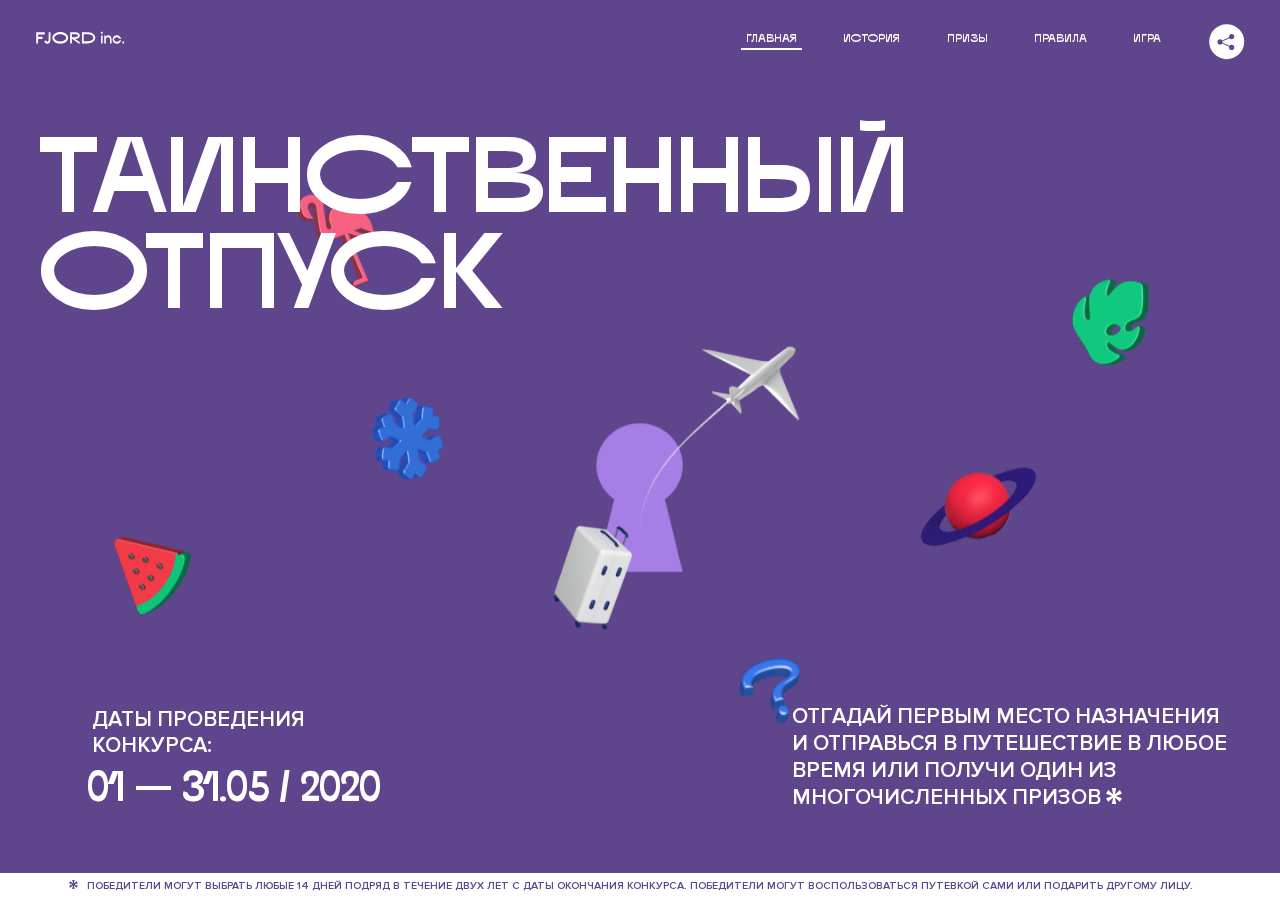
<file: 1/index.html>
<!DOCTYPE html>
<html lang="ru">
<head>
  <meta charset="UTF-8">
  <meta name="description" content="">
  <meta name="viewport" content="width=device-width, initial-scale=1.0">
  <meta http-equiv="X-UA-Compatible" content="ie=edge">
  <title>Mysterious Vacation</title>
  <link rel="stylesheet" href="css/style.min.css">
<link href="css/style.min.css" rel="stylesheet">  <base href="https://htmlacademy-animation.github.io/1779447-magic-vacation-1/1/">
</head>
<body>

  <header class="page-header js-header">
    <div class="page-header__wrapper">
      <a href="#" class="page-header__logo" aria-label="Перейти на страницу FJORD.Inc">
        <svg width="100" height="15" viewBox="0 0 100 15" fill="none" xmlns="http://www.w3.org/2000/svg">
          <path d="M0.26 1.4V14H2.276V8.906H7.334V6.44H2.276V3.848H9.872V1.4H0.26ZM12.733 14.36C15.127 14.36 16.243 12.65 16.243 9.5V1.4H14.263V8.96C14.263 11.21 13.723 11.876 12.733 11.876C11.833 11.876 11.473 11.3 11.347 10.58L9.36702 10.94C9.63702 13.046 10.663 14.36 12.733 14.36ZM18.3918 7.7C18.3918 11.372 22.3878 14.36 27.3198 14.36C32.2518 14.36 36.2478 11.372 36.2478 7.7C36.2478 4.028 32.2518 1.04 27.3198 1.04C22.3878 1.04 18.3918 4.028 18.3918 7.7ZM20.6058 7.7C20.6058 5.378 23.6118 3.524 27.3198 3.524C30.9918 3.524 33.9798 5.378 33.9798 7.7C33.9798 10.004 30.9918 11.858 27.3198 11.858C23.6118 11.858 20.6058 10.004 20.6058 7.7ZM40.403 14V8.906H40.799L49.079 14.702V12.38L44.039 8.906H44.201C47.999 8.906 49.277 7.304 49.277 5.162C49.277 3.092 47.999 1.4 44.201 1.4H38.387V14H40.403ZM43.535 3.722C45.785 3.722 47.045 4.136 47.045 5.432C47.045 6.764 45.785 7.034 43.535 7.034H40.403V3.722H43.535ZM51.6936 1.382V14H57.8676C62.7456 14 66.7236 11.534 66.7236 7.7C66.7236 3.848 62.7456 1.382 57.8676 1.382H51.6936ZM53.7096 11.624V3.722H57.5436C61.5396 3.722 64.4916 5.018 64.4916 7.7C64.4916 10.238 61.5396 11.624 57.5436 11.624H53.7096ZM73.1832 14.018H74.9832V5H73.1832V14.018ZM72.9132 1.976C72.9132 2.57 73.3992 3.092 74.0832 3.092C74.7492 3.092 75.2352 2.57 75.2352 1.976C75.2352 1.382 74.7672 0.805999 74.0832 0.805999C73.3812 0.805999 72.9132 1.382 72.9132 1.976ZM76.7867 14H78.5687V9.104C78.7487 8.006 79.5947 6.962 81.0887 6.962C82.1147 6.962 83.2667 7.448 83.2667 9.554V14H85.0487V9.014C85.0487 6.152 83.2307 4.73 81.3587 4.73C79.9187 4.73 79.0727 5.558 78.5687 6.854V5H76.7867V14ZM90.9898 14.27C93.5098 14.27 95.3818 12.506 95.7238 10.328H94.0498C93.7258 11.3 92.6998 12.02 90.9898 12.02C88.8478 12.02 87.7678 10.922 87.7678 9.59C87.7678 8.24 88.8478 6.962 90.9898 6.962C92.7538 6.962 93.7978 7.844 94.0858 8.924H95.7418C95.4358 6.71 93.6178 4.73 90.9898 4.73C88.0918 4.73 86.1298 7.124 86.1298 9.59C86.1298 12.074 88.1278 14.27 90.9898 14.27ZM97.0693 12.938C97.0693 13.658 97.5553 14.144 98.2753 14.144C98.9953 14.144 99.4813 13.658 99.4813 12.938C99.4813 12.2 98.9953 11.714 98.2753 11.714C97.5553 11.714 97.0693 12.2 97.0693 12.938Z" fill="currentColor"></path>
        </svg>
      </a>
      <button class="page-header__toggler js-menu-toggler" type="button" aria-label="Управление мобильным меню"><span>Меню</span></button>
      <nav class="page-header__nav">
        <div class="page-header__menu js-menu" id="menu">
          <ul>
            <li>
              <a class="js-menu-link active" href="#top" data-href="top">главная</a>
            </li>
            <li>
              <a class="js-menu-link" href="#story" data-href="story">история</a>
            </li>
            <li>
              <a class="js-menu-link" href="#prizes" data-href="prizes">призы</a>
            </li>
            <li>
              <a class="js-menu-link" href="#rules" data-href="rules">правила</a>
            </li>
            <li>
              <a class="js-menu-link" href="#game" data-href="game">игра</a>
            </li>
          </ul>
        </div>
        <div class="page-header__social">
          <div class="social-block js-social-block">
            <button class="social-block__toggler" aria-label="Управлять блоком с социальными кнопками">
              <svg width="26" height="22" viewBox="0 0 27 22" fill="none" xmlns="http://www.w3.org/2000/svg">
                <path d="M19.6721 7.43664C21.6273 7.43664 23.213 5.85095 23.213 3.89566C23.213 1.94037 21.6273 0.354675 19.6721 0.354675C17.7168 0.354675 16.1311 1.94037 16.1311 3.89566C16.1311 4.19968 16.1728 4.49178 16.2458 4.77345L7.21751 8.95527C6.57519 8.05214 5.52303 7.46049 4.33078 7.46049C2.37549 7.46049 0.789795 9.04618 0.789795 11.0015C0.789795 12.9568 2.37549 14.5425 4.33078 14.5425C5.52303 14.5425 6.57668 13.9508 7.21751 13.0477L16.2458 17.2295C16.1743 17.5112 16.1311 17.8033 16.1311 18.1073C16.1311 20.0626 17.7168 21.6483 19.6721 21.6483C21.6273 21.6483 23.213 20.0626 23.213 18.1073C23.213 16.152 21.6273 14.5663 19.6721 14.5663C18.4798 14.5663 17.4262 15.158 16.7853 16.0611L7.75701 11.8793C7.82854 11.5976 7.87176 11.3055 7.87176 11.0015C7.87176 10.6974 7.83003 10.4053 7.75701 10.1237L16.7853 5.94186C17.4262 6.84499 18.4783 7.43664 19.6721 7.43664Z" fill="currentColor"></path>
              </svg>
            </button>
            <ul class="social-block__list">
              <li>
                <a class="social-block__link social-block__link--fb" href="#" aria-label="Мы на Facebook">
                  <svg width="8" height="17" viewBox="0 0 8 17" fill="none" xmlns="http://www.w3.org/2000/svg">
                    <path d="M4.24646 16.9899H1.09275L1.05793 8.49828H0V5.30707H1.05793V3.81124C1.05793 1.42084 2.57654 0 5.21735 0H7.41758V3.18585H5.30841C4.28262 3.18585 4.2478 3.48582 4.2478 4.24914V5.30707H7.42964L7.16716 8.49828H4.2478V16.9899H4.24646Z" fill="currentColor"></path>
                  </svg>
                </a>
              </li>
              <li>
                <a class="social-block__link social-block__link--insta" href="#" aria-label="Мы в Instagram">
                  <svg width="15" height="15" viewBox="0 0 15 15" fill="none" xmlns="http://www.w3.org/2000/svg">
                    <path d="M11.0197 0H4.19806C2.14246 0 0.471191 1.66993 0.471191 3.72285V10.5499C0.471191 12.6082 2.14112 14.2727 4.19806 14.2727H11.0197C13.0753 14.2727 14.7466 12.6082 14.7466 10.5499V3.72285C14.7466 1.67127 13.0753 0 11.0197 0ZM11.0197 12.4849H4.19806C3.13076 12.4849 2.26432 11.6158 2.26432 10.5512V3.72419C2.26432 2.65956 3.13076 1.79715 4.19806 1.79715H11.0197C12.087 1.79715 12.9535 2.6609 12.9535 3.72419V10.5512C12.9535 11.6145 12.087 12.4849 11.0197 12.4849Z" fill="currentColor"></path>
                    <path d="M7.60887 3.11084C5.38989 3.11084 3.58203 4.9187 3.58203 7.14036C3.58203 9.35532 5.38989 11.1645 7.60887 11.1645C9.83053 11.1645 11.6357 9.35666 11.6357 7.14036C11.6357 4.9187 9.83053 3.11084 7.60887 3.11084ZM7.60887 9.36871C6.37551 9.36871 5.37784 8.37372 5.37784 7.14036C5.37784 5.90699 6.37551 4.90665 7.60887 4.90665C8.83822 4.90665 9.84259 5.90833 9.84259 7.14036C9.84392 8.37238 8.83822 9.36871 7.60887 9.36871Z" fill="currentColor"></path>
                    <path d="M11.3573 2.35962C10.8256 2.35962 10.3931 2.79752 10.3931 3.32381C10.3931 3.85546 10.8256 4.29336 11.3573 4.29336C11.8862 4.29336 12.3215 3.85546 12.3215 3.32381C12.3215 2.79752 11.8862 2.35962 11.3573 2.35962Z" fill="currentColor"></path>
                  </svg>
                </a>
              </li>
              <li>
                <a class="social-block__link social-block__link--vk" href="#" aria-label="Мы ВКонтакте">
                  <svg width="17" height="10" viewBox="0 0 17 10" fill="none" xmlns="http://www.w3.org/2000/svg">
                    <path d="M14.1234 4.9002C14.1234 4.9002 16.3623 1.72708 16.5866 0.680242C16.6595 0.312285 16.4947 0.103188 16.1069 0.103188C16.1069 0.103188 14.8193 0.103188 14.168 0.103188C13.7235 0.103188 13.5587 0.293278 13.4235 0.579768C13.4235 0.579768 12.3724 2.82553 11.0969 4.24712C10.6861 4.70333 10.4781 4.84318 10.2511 4.84318C10.0646 4.84318 9.98625 4.6911 9.98625 4.27834V0.649016C9.98625 0.147997 9.92545 0.00135496 9.5066 0.00135496H6.39628C6.15578 0.00135496 6.0085 0.134417 6.0085 0.324506C6.0085 0.801084 6.73406 0.908351 6.73406 2.20231V4.87305C6.73406 5.40529 6.70569 5.61575 6.45303 5.61575C5.78016 5.61575 4.19528 3.30618 3.30623 0.678887C3.12923 0.145282 2.93737 0 2.43475 0H0.486409C0.205373 0 0 0.190085 0 0.476576C0 0.991172 0.60666 3.40801 2.99277 6.64358C4.59927 8.8201 6.70569 10 8.60269 10C9.76196 10 10.0416 9.80312 10.0416 9.31432V7.63883C10.0416 7.22607 10.2065 7.04956 10.4429 7.04956C10.7078 7.04956 11.1847 7.13238 12.2805 8.22268C13.5843 9.47862 13.6762 10 14.3896 10H16.5676C16.7919 10 17 9.89273 17 9.52342C17 9.02919 16.3623 8.15343 15.384 7.10659C14.9801 6.56755 14.3302 5.98914 14.1248 5.72301C13.8275 5.40801 13.9154 5.23014 14.1234 4.9002Z" fill="currentColor"></path>
                  </svg>
                </a>
              </li>
            </ul>
          </div>
        </div>
      </nav>
    </div>
  </header>

  <main class="page-content">

    <section class="animation-screen"></section>

    <section class="screen screen--hidden screen--intro js-scrollspy" id="top">
      <div class="screen__wrapper">
        <div class="intro">
          <h1 class="intro__title">Таинственный отпуск</h1>
          <div class="intro__content">
            <div class="intro__info">
              <p class="intro__label">Даты проведения конкурса:</p>
              <p class="intro__date">01 — 31.05 / 2020</p>
            </div>
            <div class="intro__message">
              <p>
                Отгадай первым место назначения и&nbsp;отправься в&nbsp;путешествие в&nbsp;любое время или получи один из многочисленных призов
                <svg width="16" height="16" viewBox="0 0 10 10" fill="none" xmlns="http://www.w3.org/2000/svg">
                  <path d="M0 6.35337L3.90271 4.99012L0 3.64663L1.34615 1.32374L4.44287 4.01073L3.67364 0H6.34615L5.57692 4.01073L8.65385 1.32374L10 3.64663L6.13405 4.99012L10 6.35337L8.65385 8.65651L5.57692 5.98927L6.34615 10H3.67364L4.44287 5.96952L1.34615 8.65651L0 6.35337Z" fill="currentColor"></path>
                </svg>
              </p>
            </div>
          </div>
        </div>
      </div>
      <div class="screen__footer js-footer">
        <button class="screen__footer-enlarge js-footer-toggler" type="button" aria-label="Показать сообщение">
          <svg width="10" height="10" viewBox="0 0 10 10" fill="none" xmlns="http://www.w3.org/2000/svg">
            <path d="M0 6.35337L3.90271 4.99012L0 3.64663L1.34615 1.32374L4.44287 4.01073L3.67364 0H6.34615L5.57692 4.01073L8.65385 1.32374L10 3.64663L6.13405 4.99012L10 6.35337L8.65385 8.65651L5.57692 5.98927L6.34615 10H3.67364L4.44287 5.96952L1.34615 8.65651L0 6.35337Z" fill="currentColor"></path>
          </svg>
        </button>
        <button class="screen__footer-collapse js-footer-toggler" type="button" aria-label="Скрыть сообщение">
          <svg width="13" height="13" viewBox="0 0 13 13" fill="none" xmlns="http://www.w3.org/2000/svg">
            <line x1="12.3536" y1="0.353553" x2="0.738349" y2="11.9688" stroke="currentColor"></line>
            <line x1="0.738319" y1="0.539925" x2="12.3535" y2="12.1551" stroke="currentColor"></line>
          </svg>
        </button>
        <div class="screen__footer-wrapper">
          <div class="screen__footer-announce">
            <p class="screen__footer-label">Даты проведения конкурса:</p>
            <p class="screen__footer-date">01 — 31.05 / 2020</p>
          </div>
          <div class="screen__footer-note">
            <p>
              <svg width="10" height="10" viewBox="0 0 10 10" fill="none" xmlns="http://www.w3.org/2000/svg">
                <path d="M0 6.35337L3.90271 4.99012L0 3.64663L1.34615 1.32374L4.44287 4.01073L3.67364 0H6.34615L5.57692 4.01073L8.65385 1.32374L10 3.64663L6.13405 4.99012L10 6.35337L8.65385 8.65651L5.57692 5.98927L6.34615 10H3.67364L4.44287 5.96952L1.34615 8.65651L0 6.35337Z" fill="currentColor"></path>
              </svg>
              <span>Победители могут выбрать любые 14 дней подряд в&nbsp;течение двух лет с&nbsp;даты окончания конкурса. Победители могут воспользоваться путевкой сами или подарить другому лицу.</span>
            </p>
          </div>
        </div>
      </div>
    </section>

    <section class="screen screen--hidden screen--story js-scrollspy" id="story">

      <div class="slider swiper-container js-slider">

        <div class="swiper-wrapper">

          <div class="slider__item swiper-slide">
            <h2 class="slider__item-title">История</h2>
            <p class="slider__item-text">Джеймс Таргет был основателем компании &laquo;Fjord Inc.&raquo;. С&nbsp;1965 года &laquo;Fjord Inc.&raquo; прославилась надёжными и&nbsp;удобными чемоданами и&nbsp;аксессуарами для туристов.</p>
          </div>

          <div class="slider__item swiper-slide">
            <p class="slider__item-text">Когда Джеймсу было 7&nbsp;лет, в&nbsp;их&nbsp;доме гостил дядюшка и&nbsp;развлекал детей рассказами о&nbsp;своей поездке в&nbsp;место, показавшееся малышу Таргету невероятным. Тогда Джеймс решил, что однажды посетит его, но&nbsp;не&nbsp;будет рассказывать о&nbsp;мечте, пока не&nbsp;осуществит.</p>
          </div>

          <div class="slider__item swiper-slide">
            <p class="slider__item-text">Джеймс Таргет стал увлеченным путешественником. Он&nbsp;посетил 5&nbsp;континентов, 126&nbsp;стран.</p>
          </div>

          <div class="slider__item swiper-slide">
            <p class="slider__item-text">Он&nbsp;сплавлялся по&nbsp;Амазонке и&nbsp;погружался в&nbsp;пещеры Франции, медитировал в&nbsp;горах Тибета и&nbsp;пожимал руку вождя племени Акугауа.</p>
          </div>

          <div class="slider__item swiper-slide">
            <p class="slider__item-text">Из&nbsp;своих поездок Джеймс Таргет привозил идеи, как сделать свои чемоданы &laquo;Fjord Inc.&raquo; удобными и&nbsp;приспособленными к&nbsp;разным дорожным условиям.</p>
          </div>

          <div class="slider__item swiper-slide">
            <p class="slider__item-text">Всё это время Джеймс не&nbsp;оставлял идею поездки своей мечты. Однако, как только он&nbsp;брался за&nbsp;планирование, возникали препятствия, не&nbsp;позволяющие отправиться туда.</p>
          </div>

          <div class="slider__item swiper-slide">
            <p class="slider__item-text">В&nbsp;возрасте 67&nbsp;лет Джеймс Таргет попал под лавину и&nbsp;погиб. В&nbsp;своём завещании он&nbsp;поручил отправить в&nbsp;заветное путешествие трёх смельчаков, единых с&nbsp;ним духом.</p>
          </div>

          <div class="slider__item swiper-slide">
            <p class="slider__item-text">Тех, кто сможет узнать таинственное место, задавая вопросы специально обученному ИИ&nbsp;&laquo;Соне&raquo;, ждет фантастическое путешествие.</p>
          </div>
        </div>
        <div class="slider__controls">
          <button class="slider__control slider__control--prev js-control-prev" type="button" aria-label="Показать предыдущую историю">
            <svg width="12" height="22" viewBox="0 0 12 22" fill="none" xmlns="http://www.w3.org/2000/svg">
              <path d="M11 1L1 11L11 21" stroke="currentColor" stroke-width="2" stroke-linejoin="round"></path>
            </svg>
          </button>
          <button class="slider__control slider__control--next js-control-next" type="button" aria-label="Показать следующую историю">
            <svg width="12" height="22" viewBox="0 0 12 22" fill="none" xmlns="http://www.w3.org/2000/svg">
              <path d="M1 1L11 11L1 21" stroke="currentColor" stroke-width="2" stroke-linejoin="round"></path>
            </svg>
          </button>
        </div>
        <div class="slider__pagination swiper-pagination"></div>
      </div>
    </section>

    <section class="screen screen--hidden screen--prizes js-scrollspy" id="prizes">
      <div class="screen__wrapper">
        <div class="prizes">
          <h2 class="prizes__title">ПРизы</h2>
          <div class="prizes__lead">
            <p>Найди ответ и&nbsp;получи один из&nbsp;призов:</p>
          </div>
          <ul class="prizes__list">
            <li class="prizes__item prizes__item--journeys">
              <div class="prizes__icon">
                <picture>
                  <source srcset="img/prize1-mob.svg" media="(orientation: portrait)">
                  <img src="img/prize1.svg" alt="">
                </picture>
              </div>
              <p class="prizes__desc">
                <b>3</b>
                <span>загадочных путешествия</span>
              </p>
            </li>
            <li class="prizes__item prizes__item--cases">
              <div class="prizes__icon">
                <picture>
                  <source srcset="img/prize2-mob.svg" media="(orientation: portrait)">
                  <img src="img/prize2.svg" alt="">
                </picture>
              </div>
              <p class="prizes__desc">
                <b>7</b>
                <span>надежных чемоданов</span>
              </p>
            </li>
            <li class="prizes__item prizes__item--codes">
              <div class="prizes__icon">
                <picture>
                  <source srcset="img/prize3-mob.svg" media="(orientation: portrait)">
                  <img src="img/prize3.svg" alt="">
                </picture>
              </div>
              <p class="prizes__desc">
                <b>900</b>
                <span>
                  промокодов на&nbsp;скидку 15%
                  <svg width="10" height="10" viewBox="0 0 10 10" fill="none" xmlns="http://www.w3.org/2000/svg">
                    <path d="M0 6.35337L3.90271 4.99012L0 3.64663L1.34615 1.32374L4.44287 4.01073L3.67364 0H6.34615L5.57692 4.01073L8.65385 1.32374L10 3.64663L6.13405 4.99012L10 6.35337L8.65385 8.65651L5.57692 5.98927L6.34615 10H3.67364L4.44287 5.96952L1.34615 8.65651L0 6.35337Z" fill="currentColor"></path>
                  </svg>
                </span>
              </p>
            </li>
          </ul>
        </div>
      </div>
      <div class="screen__footer js-footer">
        <button class="screen__footer-enlarge js-footer-toggler" type="button" aria-label="Показать сообщение">
          <svg width="10" height="10" viewBox="0 0 10 10" fill="none" xmlns="http://www.w3.org/2000/svg">
            <path d="M0 6.35337L3.90271 4.99012L0 3.64663L1.34615 1.32374L4.44287 4.01073L3.67364 0H6.34615L5.57692 4.01073L8.65385 1.32374L10 3.64663L6.13405 4.99012L10 6.35337L8.65385 8.65651L5.57692 5.98927L6.34615 10H3.67364L4.44287 5.96952L1.34615 8.65651L0 6.35337Z" fill="currentColor"></path>
          </svg>
        </button>
        <button class="screen__footer-collapse js-footer-toggler" type="button" aria-label="Скрыть сообщение">
          <svg width="13" height="13" viewBox="0 0 13 13" fill="none" xmlns="http://www.w3.org/2000/svg">
            <line x1="12.3536" y1="0.353553" x2="0.738349" y2="11.9688" stroke="currentColor"></line>
            <line x1="0.738319" y1="0.539925" x2="12.3535" y2="12.1551" stroke="currentColor"></line>
          </svg>
        </button>
        <div class="screen__footer-wrapper">
          <div class="screen__footer-announce">
            <p class="screen__footer-label">Даты проведения конкурса:</p>
            <p class="screen__footer-date">01 — 31.05 / 2020</p>
          </div>
          <div class="screen__footer-note">
            <p>
              <svg width="10" height="10" viewBox="0 0 10 10" fill="none" xmlns="http://www.w3.org/2000/svg">
                <path d="M0 6.35337L3.90271 4.99012L0 3.64663L1.34615 1.32374L4.44287 4.01073L3.67364 0H6.34615L5.57692 4.01073L8.65385 1.32374L10 3.64663L6.13405 4.99012L10 6.35337L8.65385 8.65651L5.57692 5.98927L6.34615 10H3.67364L4.44287 5.96952L1.34615 8.65651L0 6.35337Z" fill="currentColor"></path>
              </svg>
              <span>Скидка&nbsp;15% на&nbsp;единоразовое приобретение путёвки с&nbsp;1&nbsp;июня 2020 по&nbsp;31&nbsp;мая 2022&nbsp;года. Суммируется с&nbsp;другими акциями</span>
            </p>
          </div>
        </div>
      </div>
    </section>

    <section class="screen screen--hidden screen--rules js-scrollspy" id="rules">
      <div class="screen__wrapper">
        <div class="rules">
          <h2 class="rules__title">Правила</h2>
          <div class="rules__lead">
            <p>Для того чтобы получить наследство Джеймса Таргета, тебе нужно выведать у&nbsp;&laquo;Сони&raquo;, куда предстоит отправиться тебе в&nbsp;случае победы</p>
          </div>
          <ol class="rules__list">
            <li class="rules__item">
              <p>Тебе отводится <br>5&nbsp;минут</p>
            </li>
            <li class="rules__item">
              <p>Задавай любые вопросы в&nbsp;текстовом поле</p>
            </li>
            <li class="rules__item">
              <p>Нажимай кнопку &laquo;Узнать&raquo;, чтобы получить ответ</p>
            </li>
            <li class="rules__item">
              <p>&laquo;Соня&raquo; может отвечать только&nbsp;Да или Нет</p>
            </li>
          </ol>
          <a href="#game" class="rules__link btn">Погнали!</a>
        </div>
      </div>
      <div class="screen__disclaimer">
        <div class="disclaimer">
          <ul>
            <li>
              <a href="#">Правовая информация</a>
            </li>
            <li>
              <a href="#">Подробные правила</a>
            </li>
          </ul>
        </div>
      </div>
    </section>

    <section class="screen screen--hidden screen--game js-scrollspy" id="game">
      <div class="screen__wrapper">
        <div class="game">
          <div class="game__header">
            <h2 class="game__title">Игра</h2>
            <div class="game__counter">
              <span>05</span>:<span>00</span>
            </div>
          </div>
          <div class="game__body">
            <div class="chat">
              <div class="chat__body js-chat">
                <ul class="chat__list" id="messages"></ul>
              </div>
              <div class="chat__footer">
                <form action="#" method="post" class="form" id="message-form">
                  <div class="form__input">
                    <label for="message-field" class="visually-hidden">Поле для ввода вопроса</label>
                    <input type="text" class="form__field" id="message-field">
                  </div>
                  <button class="form__button btn">
                    Узнать
                    <svg width="18" height="19" viewBox="0 0 18 19" fill="none" xmlns="http://www.w3.org/2000/svg">
                      <path stroke="currentColor" stroke-width="2" d="M9 19V1"></path>
                      <path d="M1 9l8-8 8 8" stroke="currentColor" stroke-width="2" stroke-linejoin="round"></path>
                    </svg>
                  </button>
                </form>
              </div>
            </div>
          </div>
          <!-- временные кнопки для показа результата -->
          <div class="game__buttons">
            <button class="game__button btn js-show-result" type="button" data-target="result">Положительный результат</button>
            <button class="game__button btn js-show-result" type="button" data-target="result2">Положительный результат - 2</button>
            <button class="game__button btn js-show-result" type="button" data-target="result3">Отрицательный результат</button>
          </div>
        </div>
      </div>
    </section>

    <section class="screen screen--hidden screen--result" id="result">
      <div class="screen__wrapper">
        <div class="result result--trip">
          <div class="result__image">
            <picture>
              <source srcset="img/result1-mob.png 1x, img/result1-mob@2x.png 2x" media="(max-width: 768px) and (orientation: portrait)">
              <img src="img/result1.png" srcset="img/result1@2x.png 2x" alt="">
            </picture>
          </div>
          <h2 class="result__title">
            <span class="visually-hidden">ПОбеда!</span>
            <svg xmlns="http://www.w3.org/2000/svg" viewBox="0 0 568.85 109.24">
              <path d="M16,24.44V92H2.6V8H75V92H61.52V24.44H16Z" transform="translate(-2.1 -1.5)" fill="none" stroke="currentColor"></path>
              <path d="M148.76,5.6c32.88,0,59.52,19.92,59.52,44.4s-26.64,44.4-59.52,44.4S89.24,74.48,89.24,50,115.88,5.6,148.76,5.6Zm0,72.12c24.48,0,44.4-12.36,44.4-27.72s-19.92-27.84-44.4-27.84C124,22.16,104,34.52,104,50S124,77.72,148.76,77.72Z" transform="translate(-2.1 -1.5)" fill="none" stroke="currentColor"></path>
              <path d="M287.36,8V24.44H236v14.4h25.32c25.44,0,34,11.16,34,26.52,0,15.6-8.52,26.64-34,26.64H222.56V8h64.8ZM256.88,76.52c15.12,0,23.52-2,23.52-11.52S272,54.44,256.88,54.44H236V76.52h20.88Z" transform="translate(-2.1 -1.5)" fill="none" stroke="currentColor"></path>
              <path d="M371.47,8V24.44H320.84V41.6h33.6V58h-33.6V75.56h50.64V92H307.4V8h64.08Z" transform="translate(-2.1 -1.5)" fill="none" stroke="currentColor"></path>
              <path d="M382.39,110.24V75.56h7.44c4.56-4.68,7.8-18.36,8.76-56L399,8h48.6V75.56h10v34.68H442.87V92H397v18.24H382.39Zm51.72-34.68V24.44H411.55v3.12c-0.48,22.44-3.24,37.68-7.2,48h29.76Z" transform="translate(-2.1 -1.5)" fill="none" stroke="currentColor"></path>
              <path d="M463.75,92l28-84h27.12l28.08,84H533.47l-7.8-23.52h-37.8L480.07,92H463.75Zm56.64-40L507,11.84,493.51,52h26.88Z" transform="translate(-2.1 -1.5)" fill="none" stroke="currentColor"></path>
              <path d="M554.12,70.4L555.55,2H569l1.44,68.4H554.12Zm8.28,6.36c4.8,0,8,3.24,8,8.16a8,8,0,1,1-16.08,0C554.35,80,557.59,76.76,562.39,76.76Z" transform="translate(-2.1 -1.5)" fill="none" stroke="currentColor"></path>
            </svg>
          </h2>
          <div class="result__text">
            <p>ты&nbsp;отправляешься в&nbsp;Арктику!</p>
          </div>
          <div class="result__form">
            <form action="#" method="post" class="form form--result">
              <label for="email-field" class="form__label">зарегистрируй результат</label>
              <input type="email" class="form__field" id="email-field" placeholder="e-mail для регистации результата и получения приза" required="">
              <button class="form__button btn">
                отправить
                <svg width="18" height="19" viewBox="0 0 18 19" fill="none" xmlns="http://www.w3.org/2000/svg">
                  <path stroke="currentColor" stroke-width="2" d="M9 19V1"></path>
                  <path d="M1 9l8-8 8 8" stroke="currentColor" stroke-width="2" stroke-linejoin="round"></path>
                </svg>
              </button>
            </form>
          </div>
        </div>
      </div>
    </section>

    <section class="screen screen--hidden screen--result" id="result2">
      <div class="screen__wrapper">
        <div class="result result--prize">
          <div class="result__image">
            <picture>
              <source srcset="img/result2-mob.png 1x, img/result2-mob@2x.png 2x" media="(max-width: 768px) and (orientation: portrait)">
              <img src="img/result2.png" srcset="img/result2@2x.png 2x" alt="">
            </picture>
          </div>
          <h2 class="result__title">
            <span class="visually-hidden">ПОбеда!</span>
            <svg xmlns="http://www.w3.org/2000/svg" viewBox="0 0 568.85 109.24">
              <path d="M16,24.44V92H2.6V8H75V92H61.52V24.44H16Z" transform="translate(-2.1 -1.5)" fill="none" stroke="currentColor"></path>
              <path d="M148.76,5.6c32.88,0,59.52,19.92,59.52,44.4s-26.64,44.4-59.52,44.4S89.24,74.48,89.24,50,115.88,5.6,148.76,5.6Zm0,72.12c24.48,0,44.4-12.36,44.4-27.72s-19.92-27.84-44.4-27.84C124,22.16,104,34.52,104,50S124,77.72,148.76,77.72Z" transform="translate(-2.1 -1.5)" fill="none" stroke="currentColor"></path>
              <path d="M287.36,8V24.44H236v14.4h25.32c25.44,0,34,11.16,34,26.52,0,15.6-8.52,26.64-34,26.64H222.56V8h64.8ZM256.88,76.52c15.12,0,23.52-2,23.52-11.52S272,54.44,256.88,54.44H236V76.52h20.88Z" transform="translate(-2.1 -1.5)" fill="none" stroke="currentColor"></path>
              <path d="M371.47,8V24.44H320.84V41.6h33.6V58h-33.6V75.56h50.64V92H307.4V8h64.08Z" transform="translate(-2.1 -1.5)" fill="none" stroke="currentColor"></path>
              <path d="M382.39,110.24V75.56h7.44c4.56-4.68,7.8-18.36,8.76-56L399,8h48.6V75.56h10v34.68H442.87V92H397v18.24H382.39Zm51.72-34.68V24.44H411.55v3.12c-0.48,22.44-3.24,37.68-7.2,48h29.76Z" transform="translate(-2.1 -1.5)" fill="none" stroke="currentColor"></path>
              <path d="M463.75,92l28-84h27.12l28.08,84H533.47l-7.8-23.52h-37.8L480.07,92H463.75Zm56.64-40L507,11.84,493.51,52h26.88Z" transform="translate(-2.1 -1.5)" fill="none" stroke="currentColor"></path>
              <path d="M554.12,70.4L555.55,2H569l1.44,68.4H554.12Zm8.28,6.36c4.8,0,8,3.24,8,8.16a8,8,0,1,1-16.08,0C554.35,80,557.59,76.76,562.39,76.76Z" transform="translate(-2.1 -1.5)" fill="none" stroke="currentColor"></path>
            </svg>
          </h2>
          <div class="result__text">
            <p>чемодан &laquo;Fjord&nbsp;Inc.&raquo;&nbsp;твой</p>
          </div>
          <div class="result__form">
            <form action="#" method="post" class="form form--result">
              <label for="email-field2" class="form__label">зарегистрируй результат</label>
              <input type="email" class="form__field" id="email-field2" placeholder="e-mail для регистации результата и получения приза" required="">
              <button class="form__button btn">
                отправить
                <svg width="18" height="19" viewBox="0 0 18 19" fill="none" xmlns="http://www.w3.org/2000/svg">
                  <path stroke="currentColor" stroke-width="2" d="M9 19V1"></path>
                  <path d="M1 9l8-8 8 8" stroke="currentColor" stroke-width="2" stroke-linejoin="round"></path>
                </svg>
              </button>
            </form>
          </div>
        </div>
      </div>
    </section>

    <section class="screen screen--hidden screen--result" id="result3">
      <div class="screen__wrapper">
        <div class="result result--negative">
          <div class="result__image">
            <picture>
              <source srcset="img/result3-mob.png 1x, img/result3-mob@2x.png 2x" media="(max-width: 768px) and (orientation: portrait)">
              <img src="img/result3.png" srcset="img/result3@2x.png 2x" alt="">
            </picture>
          </div>
          <h2 class="result__title">
            <span class="visually-hidden">Не угадал!</span>
            <svg xmlns="http://www.w3.org/2000/svg" viewBox="0 0 660.77 109.24">
              <path d="M2.66,92V8H16.1V42.2H53.3V8H66.74V92H53.3V58.64H16.1V92H2.66Z" transform="translate(-2.16 -1.5)" fill="none" stroke="currentColor"></path>
              <path d="M147.62,8V24.44H97V41.6h33.6V58H97V75.56h50.64V92H83.54V8h64.08Z" transform="translate(-2.16 -1.5)" fill="none" stroke="currentColor"></path>
              <path d="M199.22,8l20.52,42.36L235.34,8h16.44l-31,84H204.38l9.48-25.92L185.78,8h13.44Z" transform="translate(-2.16 -1.5)" fill="none" stroke="currentColor"></path>
              <path d="M273.74,24.44V92H260.3V8h50.16V24.44H273.74Z" transform="translate(-2.16 -1.5)" fill="none" stroke="currentColor"></path>
              <path d="M307.1,92l28-84h27.12l28.08,84H376.82L369,68.48h-37.8L323.42,92H307.1Zm56.64-40L350.3,11.84,336.86,52h26.88Z" transform="translate(-2.16 -1.5)" fill="none" stroke="currentColor"></path>
              <path d="M396.38,110.24V75.56h7.44c4.56-4.68,7.8-18.36,8.76-56L412.94,8h48.6V75.56h10v34.68H456.86V92H411v18.24H396.38ZM448.1,75.56V24.44H425.54v3.12c-0.48,22.44-3.24,37.68-7.2,48H448.1Z" transform="translate(-2.16 -1.5)" fill="none" stroke="currentColor"></path>
              <path d="M477.74,92l28-84h27.12L560.9,92H547.46l-7.8-23.52h-37.8L494.06,92H477.74Zm56.64-40-13.44-40.2L507.5,52h26.88Z" transform="translate(-2.16 -1.5)" fill="none" stroke="currentColor"></path>
              <path d="M568.7,76.88a13.77,13.77,0,0,0,5,1c6.6,0,10.44-6.24,12-58.32L586.22,8h46.2V92H619V24.44H598.82l-0.12,3.12C597.14,81,589,94.4,573.74,94.4a28.55,28.55,0,0,1-6.72-.84Z" transform="translate(-2.16 -1.5)" fill="none" stroke="currentColor"></path>
              <path d="M646.1,70.4L647.54,2H661l1.44,68.4H646.1Zm8.28,6.36c4.8,0,8,3.24,8,8.16a8,8,0,0,1-16.08,0C646.34,80,649.58,76.76,654.38,76.76Z" transform="translate(-2.16 -1.5)" fill="none" stroke="currentColor"></path>
            </svg>
          </h2>
          <button class="result__button js-play" type="button">
            не сдавайся!
            <span>
              <svg width="27" height="22" viewBox="0 0 27 22" fill="none" xmlns="http://www.w3.org/2000/svg">
                <path d="M10.6899 1.47998C5.42992 1.47998 1.16992 5.73998 1.16992 11C1.16992 16.26 5.42992 20.52 10.6899 20.52C15.9499 20.52 20.2099 16.26 20.2099 11V7.13998" stroke="currentColor" stroke-width="2" stroke-miterlimit="10"></path>
                <path d="M15.1099 12.5099L20.1499 7.13989L25.3099 12.6299" stroke="currentColor" stroke-width="2" stroke-miterlimit="10" stroke-linejoin="round"></path>
              </svg>
            </span>
          </button>
        </div>
      </div>
    </section>

  </main>

<script src="js/script.js"></script></body>
</html>
</file>
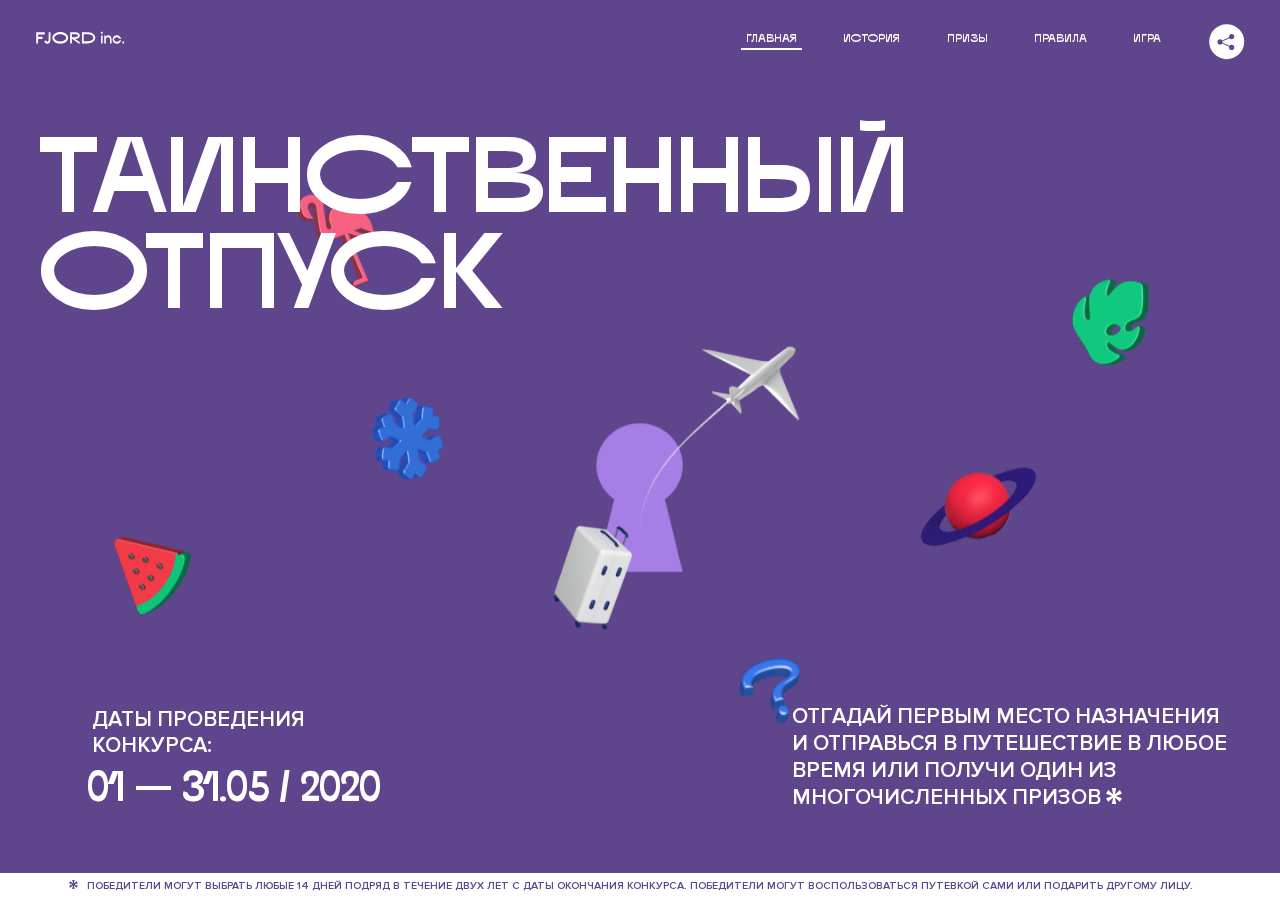
<file: 2/index.html>
<!DOCTYPE html>
<html lang="ru">
<head>
  <meta charset="UTF-8">
  <meta name="description" content="">
  <meta name="viewport" content="width=device-width, initial-scale=1.0">
  <meta http-equiv="X-UA-Compatible" content="ie=edge">
  <title>Mysterious Vacation</title>
  <link rel="stylesheet" href="css/style.min.css">
<link href="css/style.min.css" rel="stylesheet">  <base href="https://htmlacademy-animation.github.io/1779447-magic-vacation-1/2/">
</head>
<body>

  <header class="page-header js-header">
    <div class="page-header__wrapper">
      <a href="#" class="page-header__logo" aria-label="Перейти на страницу FJORD.Inc">
        <svg width="100" height="15" viewBox="0 0 100 15" fill="none" xmlns="http://www.w3.org/2000/svg">
          <path d="M0.26 1.4V14H2.276V8.906H7.334V6.44H2.276V3.848H9.872V1.4H0.26ZM12.733 14.36C15.127 14.36 16.243 12.65 16.243 9.5V1.4H14.263V8.96C14.263 11.21 13.723 11.876 12.733 11.876C11.833 11.876 11.473 11.3 11.347 10.58L9.36702 10.94C9.63702 13.046 10.663 14.36 12.733 14.36ZM18.3918 7.7C18.3918 11.372 22.3878 14.36 27.3198 14.36C32.2518 14.36 36.2478 11.372 36.2478 7.7C36.2478 4.028 32.2518 1.04 27.3198 1.04C22.3878 1.04 18.3918 4.028 18.3918 7.7ZM20.6058 7.7C20.6058 5.378 23.6118 3.524 27.3198 3.524C30.9918 3.524 33.9798 5.378 33.9798 7.7C33.9798 10.004 30.9918 11.858 27.3198 11.858C23.6118 11.858 20.6058 10.004 20.6058 7.7ZM40.403 14V8.906H40.799L49.079 14.702V12.38L44.039 8.906H44.201C47.999 8.906 49.277 7.304 49.277 5.162C49.277 3.092 47.999 1.4 44.201 1.4H38.387V14H40.403ZM43.535 3.722C45.785 3.722 47.045 4.136 47.045 5.432C47.045 6.764 45.785 7.034 43.535 7.034H40.403V3.722H43.535ZM51.6936 1.382V14H57.8676C62.7456 14 66.7236 11.534 66.7236 7.7C66.7236 3.848 62.7456 1.382 57.8676 1.382H51.6936ZM53.7096 11.624V3.722H57.5436C61.5396 3.722 64.4916 5.018 64.4916 7.7C64.4916 10.238 61.5396 11.624 57.5436 11.624H53.7096ZM73.1832 14.018H74.9832V5H73.1832V14.018ZM72.9132 1.976C72.9132 2.57 73.3992 3.092 74.0832 3.092C74.7492 3.092 75.2352 2.57 75.2352 1.976C75.2352 1.382 74.7672 0.805999 74.0832 0.805999C73.3812 0.805999 72.9132 1.382 72.9132 1.976ZM76.7867 14H78.5687V9.104C78.7487 8.006 79.5947 6.962 81.0887 6.962C82.1147 6.962 83.2667 7.448 83.2667 9.554V14H85.0487V9.014C85.0487 6.152 83.2307 4.73 81.3587 4.73C79.9187 4.73 79.0727 5.558 78.5687 6.854V5H76.7867V14ZM90.9898 14.27C93.5098 14.27 95.3818 12.506 95.7238 10.328H94.0498C93.7258 11.3 92.6998 12.02 90.9898 12.02C88.8478 12.02 87.7678 10.922 87.7678 9.59C87.7678 8.24 88.8478 6.962 90.9898 6.962C92.7538 6.962 93.7978 7.844 94.0858 8.924H95.7418C95.4358 6.71 93.6178 4.73 90.9898 4.73C88.0918 4.73 86.1298 7.124 86.1298 9.59C86.1298 12.074 88.1278 14.27 90.9898 14.27ZM97.0693 12.938C97.0693 13.658 97.5553 14.144 98.2753 14.144C98.9953 14.144 99.4813 13.658 99.4813 12.938C99.4813 12.2 98.9953 11.714 98.2753 11.714C97.5553 11.714 97.0693 12.2 97.0693 12.938Z" fill="currentColor"></path>
        </svg>
      </a>
      <button class="page-header__toggler js-menu-toggler" type="button" aria-label="Управление мобильным меню"><span>Меню</span></button>
      <nav class="page-header__nav">
        <div class="page-header__menu js-menu" id="menu">
          <ul>
            <li>
              <a class="js-menu-link active" href="#top" data-href="top">главная</a>
            </li>
            <li>
              <a class="js-menu-link" href="#story" data-href="story">история</a>
            </li>
            <li>
              <a class="js-menu-link" href="#prizes" data-href="prizes">призы</a>
            </li>
            <li>
              <a class="js-menu-link" href="#rules" data-href="rules">правила</a>
            </li>
            <li>
              <a class="js-menu-link" href="#game" data-href="game">игра</a>
            </li>
          </ul>
        </div>
        <div class="page-header__social">
          <div class="social-block js-social-block">
            <button class="social-block__toggler" aria-label="Управлять блоком с социальными кнопками">
              <svg width="26" height="22" viewBox="0 0 27 22" fill="none" xmlns="http://www.w3.org/2000/svg">
                <path d="M19.6721 7.43664C21.6273 7.43664 23.213 5.85095 23.213 3.89566C23.213 1.94037 21.6273 0.354675 19.6721 0.354675C17.7168 0.354675 16.1311 1.94037 16.1311 3.89566C16.1311 4.19968 16.1728 4.49178 16.2458 4.77345L7.21751 8.95527C6.57519 8.05214 5.52303 7.46049 4.33078 7.46049C2.37549 7.46049 0.789795 9.04618 0.789795 11.0015C0.789795 12.9568 2.37549 14.5425 4.33078 14.5425C5.52303 14.5425 6.57668 13.9508 7.21751 13.0477L16.2458 17.2295C16.1743 17.5112 16.1311 17.8033 16.1311 18.1073C16.1311 20.0626 17.7168 21.6483 19.6721 21.6483C21.6273 21.6483 23.213 20.0626 23.213 18.1073C23.213 16.152 21.6273 14.5663 19.6721 14.5663C18.4798 14.5663 17.4262 15.158 16.7853 16.0611L7.75701 11.8793C7.82854 11.5976 7.87176 11.3055 7.87176 11.0015C7.87176 10.6974 7.83003 10.4053 7.75701 10.1237L16.7853 5.94186C17.4262 6.84499 18.4783 7.43664 19.6721 7.43664Z" fill="currentColor"></path>
              </svg>
            </button>
            <ul class="social-block__list">
              <li>
                <a class="social-block__link social-block__link--fb" href="#" aria-label="Мы на Facebook">
                  <svg width="8" height="17" viewBox="0 0 8 17" fill="none" xmlns="http://www.w3.org/2000/svg">
                    <path d="M4.24646 16.9899H1.09275L1.05793 8.49828H0V5.30707H1.05793V3.81124C1.05793 1.42084 2.57654 0 5.21735 0H7.41758V3.18585H5.30841C4.28262 3.18585 4.2478 3.48582 4.2478 4.24914V5.30707H7.42964L7.16716 8.49828H4.2478V16.9899H4.24646Z" fill="currentColor"></path>
                  </svg>
                </a>
              </li>
              <li>
                <a class="social-block__link social-block__link--insta" href="#" aria-label="Мы в Instagram">
                  <svg width="15" height="15" viewBox="0 0 15 15" fill="none" xmlns="http://www.w3.org/2000/svg">
                    <path d="M11.0197 0H4.19806C2.14246 0 0.471191 1.66993 0.471191 3.72285V10.5499C0.471191 12.6082 2.14112 14.2727 4.19806 14.2727H11.0197C13.0753 14.2727 14.7466 12.6082 14.7466 10.5499V3.72285C14.7466 1.67127 13.0753 0 11.0197 0ZM11.0197 12.4849H4.19806C3.13076 12.4849 2.26432 11.6158 2.26432 10.5512V3.72419C2.26432 2.65956 3.13076 1.79715 4.19806 1.79715H11.0197C12.087 1.79715 12.9535 2.6609 12.9535 3.72419V10.5512C12.9535 11.6145 12.087 12.4849 11.0197 12.4849Z" fill="currentColor"></path>
                    <path d="M7.60887 3.11084C5.38989 3.11084 3.58203 4.9187 3.58203 7.14036C3.58203 9.35532 5.38989 11.1645 7.60887 11.1645C9.83053 11.1645 11.6357 9.35666 11.6357 7.14036C11.6357 4.9187 9.83053 3.11084 7.60887 3.11084ZM7.60887 9.36871C6.37551 9.36871 5.37784 8.37372 5.37784 7.14036C5.37784 5.90699 6.37551 4.90665 7.60887 4.90665C8.83822 4.90665 9.84259 5.90833 9.84259 7.14036C9.84392 8.37238 8.83822 9.36871 7.60887 9.36871Z" fill="currentColor"></path>
                    <path d="M11.3573 2.35962C10.8256 2.35962 10.3931 2.79752 10.3931 3.32381C10.3931 3.85546 10.8256 4.29336 11.3573 4.29336C11.8862 4.29336 12.3215 3.85546 12.3215 3.32381C12.3215 2.79752 11.8862 2.35962 11.3573 2.35962Z" fill="currentColor"></path>
                  </svg>
                </a>
              </li>
              <li>
                <a class="social-block__link social-block__link--vk" href="#" aria-label="Мы ВКонтакте">
                  <svg width="17" height="10" viewBox="0 0 17 10" fill="none" xmlns="http://www.w3.org/2000/svg">
                    <path d="M14.1234 4.9002C14.1234 4.9002 16.3623 1.72708 16.5866 0.680242C16.6595 0.312285 16.4947 0.103188 16.1069 0.103188C16.1069 0.103188 14.8193 0.103188 14.168 0.103188C13.7235 0.103188 13.5587 0.293278 13.4235 0.579768C13.4235 0.579768 12.3724 2.82553 11.0969 4.24712C10.6861 4.70333 10.4781 4.84318 10.2511 4.84318C10.0646 4.84318 9.98625 4.6911 9.98625 4.27834V0.649016C9.98625 0.147997 9.92545 0.00135496 9.5066 0.00135496H6.39628C6.15578 0.00135496 6.0085 0.134417 6.0085 0.324506C6.0085 0.801084 6.73406 0.908351 6.73406 2.20231V4.87305C6.73406 5.40529 6.70569 5.61575 6.45303 5.61575C5.78016 5.61575 4.19528 3.30618 3.30623 0.678887C3.12923 0.145282 2.93737 0 2.43475 0H0.486409C0.205373 0 0 0.190085 0 0.476576C0 0.991172 0.60666 3.40801 2.99277 6.64358C4.59927 8.8201 6.70569 10 8.60269 10C9.76196 10 10.0416 9.80312 10.0416 9.31432V7.63883C10.0416 7.22607 10.2065 7.04956 10.4429 7.04956C10.7078 7.04956 11.1847 7.13238 12.2805 8.22268C13.5843 9.47862 13.6762 10 14.3896 10H16.5676C16.7919 10 17 9.89273 17 9.52342C17 9.02919 16.3623 8.15343 15.384 7.10659C14.9801 6.56755 14.3302 5.98914 14.1248 5.72301C13.8275 5.40801 13.9154 5.23014 14.1234 4.9002Z" fill="currentColor"></path>
                  </svg>
                </a>
              </li>
            </ul>
          </div>
        </div>
      </nav>
    </div>
  </header>

  <main class="page-content">

    <section class="animation-screen"></section>

    <section class="screen screen--hidden screen--intro js-scrollspy" id="top">
      <div class="screen__wrapper">
        <div class="intro">
          <h1 class="intro__title">Таинственный отпуск</h1>
          <div class="intro__content">
            <div class="intro__info">
              <p class="intro__label">Даты проведения конкурса:</p>
              <p class="intro__date">01 — 31.05 / 2020</p>
            </div>
            <div class="intro__message">
              <p>
                Отгадай первым место назначения и&nbsp;отправься в&nbsp;путешествие в&nbsp;любое время или получи один из многочисленных призов
                <svg width="16" height="16" viewBox="0 0 10 10" fill="none" xmlns="http://www.w3.org/2000/svg">
                  <path d="M0 6.35337L3.90271 4.99012L0 3.64663L1.34615 1.32374L4.44287 4.01073L3.67364 0H6.34615L5.57692 4.01073L8.65385 1.32374L10 3.64663L6.13405 4.99012L10 6.35337L8.65385 8.65651L5.57692 5.98927L6.34615 10H3.67364L4.44287 5.96952L1.34615 8.65651L0 6.35337Z" fill="currentColor"></path>
                </svg>
              </p>
            </div>
          </div>
        </div>
      </div>
      <div class="screen__footer js-footer">
        <button class="screen__footer-enlarge js-footer-toggler" type="button" aria-label="Показать сообщение">
          <svg width="10" height="10" viewBox="0 0 10 10" fill="none" xmlns="http://www.w3.org/2000/svg">
            <path d="M0 6.35337L3.90271 4.99012L0 3.64663L1.34615 1.32374L4.44287 4.01073L3.67364 0H6.34615L5.57692 4.01073L8.65385 1.32374L10 3.64663L6.13405 4.99012L10 6.35337L8.65385 8.65651L5.57692 5.98927L6.34615 10H3.67364L4.44287 5.96952L1.34615 8.65651L0 6.35337Z" fill="currentColor"></path>
          </svg>
        </button>
        <button class="screen__footer-collapse js-footer-toggler" type="button" aria-label="Скрыть сообщение">
          <svg width="13" height="13" viewBox="0 0 13 13" fill="none" xmlns="http://www.w3.org/2000/svg">
            <line x1="12.3536" y1="0.353553" x2="0.738349" y2="11.9688" stroke="currentColor"></line>
            <line x1="0.738319" y1="0.539925" x2="12.3535" y2="12.1551" stroke="currentColor"></line>
          </svg>
        </button>
        <div class="screen__footer-wrapper">
          <div class="screen__footer-announce">
            <p class="screen__footer-label">Даты проведения конкурса:</p>
            <p class="screen__footer-date">01 — 31.05 / 2020</p>
          </div>
          <div class="screen__footer-note">
            <p>
              <svg width="10" height="10" viewBox="0 0 10 10" fill="none" xmlns="http://www.w3.org/2000/svg">
                <path d="M0 6.35337L3.90271 4.99012L0 3.64663L1.34615 1.32374L4.44287 4.01073L3.67364 0H6.34615L5.57692 4.01073L8.65385 1.32374L10 3.64663L6.13405 4.99012L10 6.35337L8.65385 8.65651L5.57692 5.98927L6.34615 10H3.67364L4.44287 5.96952L1.34615 8.65651L0 6.35337Z" fill="currentColor"></path>
              </svg>
              <span>Победители могут выбрать любые 14 дней подряд в&nbsp;течение двух лет с&nbsp;даты окончания конкурса. Победители могут воспользоваться путевкой сами или подарить другому лицу.</span>
            </p>
          </div>
        </div>
      </div>
    </section>

    <section class="screen screen--hidden screen--story js-scrollspy" id="story">

      <div class="slider swiper-container js-slider">

        <div class="swiper-wrapper">

          <div class="slider__item swiper-slide">
            <h2 class="slider__item-title">История</h2>
            <p class="slider__item-text">Джеймс Таргет был основателем компании &laquo;Fjord Inc.&raquo;. С&nbsp;1965 года &laquo;Fjord Inc.&raquo; прославилась надёжными и&nbsp;удобными чемоданами и&nbsp;аксессуарами для туристов.</p>
          </div>

          <div class="slider__item swiper-slide">
            <p class="slider__item-text">Когда Джеймсу было 7&nbsp;лет, в&nbsp;их&nbsp;доме гостил дядюшка и&nbsp;развлекал детей рассказами о&nbsp;своей поездке в&nbsp;место, показавшееся малышу Таргету невероятным. Тогда Джеймс решил, что однажды посетит его, но&nbsp;не&nbsp;будет рассказывать о&nbsp;мечте, пока не&nbsp;осуществит.</p>
          </div>

          <div class="slider__item swiper-slide">
            <p class="slider__item-text">Джеймс Таргет стал увлеченным путешественником. Он&nbsp;посетил 5&nbsp;континентов, 126&nbsp;стран.</p>
          </div>

          <div class="slider__item swiper-slide">
            <p class="slider__item-text">Он&nbsp;сплавлялся по&nbsp;Амазонке и&nbsp;погружался в&nbsp;пещеры Франции, медитировал в&nbsp;горах Тибета и&nbsp;пожимал руку вождя племени Акугауа.</p>
          </div>

          <div class="slider__item swiper-slide">
            <p class="slider__item-text">Из&nbsp;своих поездок Джеймс Таргет привозил идеи, как сделать свои чемоданы &laquo;Fjord Inc.&raquo; удобными и&nbsp;приспособленными к&nbsp;разным дорожным условиям.</p>
          </div>

          <div class="slider__item swiper-slide">
            <p class="slider__item-text">Всё это время Джеймс не&nbsp;оставлял идею поездки своей мечты. Однако, как только он&nbsp;брался за&nbsp;планирование, возникали препятствия, не&nbsp;позволяющие отправиться туда.</p>
          </div>

          <div class="slider__item swiper-slide">
            <p class="slider__item-text">В&nbsp;возрасте 67&nbsp;лет Джеймс Таргет попал под лавину и&nbsp;погиб. В&nbsp;своём завещании он&nbsp;поручил отправить в&nbsp;заветное путешествие трёх смельчаков, единых с&nbsp;ним духом.</p>
          </div>

          <div class="slider__item swiper-slide">
            <p class="slider__item-text">Тех, кто сможет узнать таинственное место, задавая вопросы специально обученному ИИ&nbsp;&laquo;Соне&raquo;, ждет фантастическое путешествие.</p>
          </div>
        </div>
        <div class="slider__controls">
          <button class="slider__control slider__control--prev js-control-prev" type="button" aria-label="Показать предыдущую историю">
            <svg width="12" height="22" viewBox="0 0 12 22" fill="none" xmlns="http://www.w3.org/2000/svg">
              <path d="M11 1L1 11L11 21" stroke="currentColor" stroke-width="2" stroke-linejoin="round"></path>
            </svg>
          </button>
          <button class="slider__control slider__control--next js-control-next" type="button" aria-label="Показать следующую историю">
            <svg width="12" height="22" viewBox="0 0 12 22" fill="none" xmlns="http://www.w3.org/2000/svg">
              <path d="M1 1L11 11L1 21" stroke="currentColor" stroke-width="2" stroke-linejoin="round"></path>
            </svg>
          </button>
        </div>
        <div class="slider__pagination swiper-pagination"></div>
      </div>
    </section>

    <section class="screen screen--hidden screen--prizes js-scrollspy" id="prizes">
      <div class="screen__wrapper">
        <div class="prizes">
          <h2 class="prizes__title">ПРизы</h2>
          <div class="prizes__lead">
            <p>Найди ответ и&nbsp;получи один из&nbsp;призов:</p>
          </div>
          <ul class="prizes__list">
            <li class="prizes__item prizes__item--journeys">
              <div class="prizes__icon">
                <picture>
                  <source srcset="img/prize1-mob.svg" media="(orientation: portrait)">
                  <img src="img/prize1.svg" alt="">
                </picture>
              </div>
              <p class="prizes__desc">
                <b>3</b>
                <span>загадочных путешествия</span>
              </p>
            </li>
            <li class="prizes__item prizes__item--cases">
              <div class="prizes__icon">
                <picture>
                  <source srcset="img/prize2-mob.svg" media="(orientation: portrait)">
                  <img src="img/prize2.svg" alt="">
                </picture>
              </div>
              <p class="prizes__desc">
                <b>7</b>
                <span>надежных чемоданов</span>
              </p>
            </li>
            <li class="prizes__item prizes__item--codes">
              <div class="prizes__icon">
                <picture>
                  <source srcset="img/prize3-mob.svg" media="(orientation: portrait)">
                  <img src="img/prize3.svg" alt="">
                </picture>
              </div>
              <p class="prizes__desc">
                <b>900</b>
                <span>
                  промокодов на&nbsp;скидку 15%
                  <svg width="10" height="10" viewBox="0 0 10 10" fill="none" xmlns="http://www.w3.org/2000/svg">
                    <path d="M0 6.35337L3.90271 4.99012L0 3.64663L1.34615 1.32374L4.44287 4.01073L3.67364 0H6.34615L5.57692 4.01073L8.65385 1.32374L10 3.64663L6.13405 4.99012L10 6.35337L8.65385 8.65651L5.57692 5.98927L6.34615 10H3.67364L4.44287 5.96952L1.34615 8.65651L0 6.35337Z" fill="currentColor"></path>
                  </svg>
                </span>
              </p>
            </li>
          </ul>
        </div>
      </div>
      <div class="screen__footer js-footer">
        <button class="screen__footer-enlarge js-footer-toggler" type="button" aria-label="Показать сообщение">
          <svg width="10" height="10" viewBox="0 0 10 10" fill="none" xmlns="http://www.w3.org/2000/svg">
            <path d="M0 6.35337L3.90271 4.99012L0 3.64663L1.34615 1.32374L4.44287 4.01073L3.67364 0H6.34615L5.57692 4.01073L8.65385 1.32374L10 3.64663L6.13405 4.99012L10 6.35337L8.65385 8.65651L5.57692 5.98927L6.34615 10H3.67364L4.44287 5.96952L1.34615 8.65651L0 6.35337Z" fill="currentColor"></path>
          </svg>
        </button>
        <button class="screen__footer-collapse js-footer-toggler" type="button" aria-label="Скрыть сообщение">
          <svg width="13" height="13" viewBox="0 0 13 13" fill="none" xmlns="http://www.w3.org/2000/svg">
            <line x1="12.3536" y1="0.353553" x2="0.738349" y2="11.9688" stroke="currentColor"></line>
            <line x1="0.738319" y1="0.539925" x2="12.3535" y2="12.1551" stroke="currentColor"></line>
          </svg>
        </button>
        <div class="screen__footer-wrapper">
          <div class="screen__footer-announce">
            <p class="screen__footer-label">Даты проведения конкурса:</p>
            <p class="screen__footer-date">01 — 31.05 / 2020</p>
          </div>
          <div class="screen__footer-note">
            <p>
              <svg width="10" height="10" viewBox="0 0 10 10" fill="none" xmlns="http://www.w3.org/2000/svg">
                <path d="M0 6.35337L3.90271 4.99012L0 3.64663L1.34615 1.32374L4.44287 4.01073L3.67364 0H6.34615L5.57692 4.01073L8.65385 1.32374L10 3.64663L6.13405 4.99012L10 6.35337L8.65385 8.65651L5.57692 5.98927L6.34615 10H3.67364L4.44287 5.96952L1.34615 8.65651L0 6.35337Z" fill="currentColor"></path>
              </svg>
              <span>Скидка&nbsp;15% на&nbsp;единоразовое приобретение путёвки с&nbsp;1&nbsp;июня 2020 по&nbsp;31&nbsp;мая 2022&nbsp;года. Суммируется с&nbsp;другими акциями</span>
            </p>
          </div>
        </div>
      </div>
    </section>

    <section class="screen screen--hidden screen--rules js-scrollspy" id="rules">
      <div class="screen__wrapper">
        <div class="rules">
          <h2 class="rules__title">Правила</h2>
          <div class="rules__lead">
            <p>Для того чтобы получить наследство Джеймса Таргета, тебе нужно выведать у&nbsp;&laquo;Сони&raquo;, куда предстоит отправиться тебе в&nbsp;случае победы</p>
          </div>
          <ol class="rules__list">
            <li class="rules__item">
              <p>Тебе отводится <br>5&nbsp;минут</p>
            </li>
            <li class="rules__item">
              <p>Задавай любые вопросы в&nbsp;текстовом поле</p>
            </li>
            <li class="rules__item">
              <p>Нажимай кнопку &laquo;Узнать&raquo;, чтобы получить ответ</p>
            </li>
            <li class="rules__item">
              <p>&laquo;Соня&raquo; может отвечать только&nbsp;Да или Нет</p>
            </li>
          </ol>
          <a href="#game" class="rules__link btn">Погнали!</a>
        </div>
      </div>
      <div class="screen__disclaimer">
        <div class="disclaimer">
          <ul>
            <li>
              <a href="#">Правовая информация</a>
            </li>
            <li>
              <a href="#">Подробные правила</a>
            </li>
          </ul>
        </div>
      </div>
    </section>

    <section class="screen screen--hidden screen--game js-scrollspy" id="game">
      <div class="screen__wrapper">
        <div class="game">
          <div class="game__header">
            <h2 class="game__title">Игра</h2>
            <div class="game__counter">
              <span>05</span>:<span>00</span>
            </div>
          </div>
          <div class="game__body">
            <div class="chat">
              <div class="chat__body js-chat">
                <ul class="chat__list" id="messages"></ul>
              </div>
              <div class="chat__footer">
                <form action="#" method="post" class="form" id="message-form">
                  <div class="form__input">
                    <label for="message-field" class="visually-hidden">Поле для ввода вопроса</label>
                    <input type="text" class="form__field" id="message-field">
                  </div>
                  <button class="form__button btn">
                    Узнать
                    <svg width="18" height="19" viewBox="0 0 18 19" fill="none" xmlns="http://www.w3.org/2000/svg">
                      <path stroke="currentColor" stroke-width="2" d="M9 19V1"></path>
                      <path d="M1 9l8-8 8 8" stroke="currentColor" stroke-width="2" stroke-linejoin="round"></path>
                    </svg>
                  </button>
                </form>
              </div>
            </div>
          </div>
          <!-- временные кнопки для показа результата -->
          <div class="game__buttons">
            <button class="game__button btn js-show-result" type="button" data-target="result">Положительный результат</button>
            <button class="game__button btn js-show-result" type="button" data-target="result2">Положительный результат - 2</button>
            <button class="game__button btn js-show-result" type="button" data-target="result3">Отрицательный результат</button>
          </div>
        </div>
      </div>
    </section>

    <section class="screen screen--hidden screen--result" id="result">
      <div class="screen__wrapper">
        <div class="result result--trip">
          <div class="result__image">
            <picture>
              <source srcset="img/result1-mob.png 1x, img/result1-mob@2x.png 2x" media="(max-width: 768px) and (orientation: portrait)">
              <img src="img/result1.png" srcset="img/result1@2x.png 2x" alt="">
            </picture>
          </div>
          <h2 class="result__title">
            <span class="visually-hidden">ПОбеда!</span>
            <svg xmlns="http://www.w3.org/2000/svg" viewBox="0 0 568.85 109.24">
              <path d="M16,24.44V92H2.6V8H75V92H61.52V24.44H16Z" transform="translate(-2.1 -1.5)" fill="none" stroke="currentColor"></path>
              <path d="M148.76,5.6c32.88,0,59.52,19.92,59.52,44.4s-26.64,44.4-59.52,44.4S89.24,74.48,89.24,50,115.88,5.6,148.76,5.6Zm0,72.12c24.48,0,44.4-12.36,44.4-27.72s-19.92-27.84-44.4-27.84C124,22.16,104,34.52,104,50S124,77.72,148.76,77.72Z" transform="translate(-2.1 -1.5)" fill="none" stroke="currentColor"></path>
              <path d="M287.36,8V24.44H236v14.4h25.32c25.44,0,34,11.16,34,26.52,0,15.6-8.52,26.64-34,26.64H222.56V8h64.8ZM256.88,76.52c15.12,0,23.52-2,23.52-11.52S272,54.44,256.88,54.44H236V76.52h20.88Z" transform="translate(-2.1 -1.5)" fill="none" stroke="currentColor"></path>
              <path d="M371.47,8V24.44H320.84V41.6h33.6V58h-33.6V75.56h50.64V92H307.4V8h64.08Z" transform="translate(-2.1 -1.5)" fill="none" stroke="currentColor"></path>
              <path d="M382.39,110.24V75.56h7.44c4.56-4.68,7.8-18.36,8.76-56L399,8h48.6V75.56h10v34.68H442.87V92H397v18.24H382.39Zm51.72-34.68V24.44H411.55v3.12c-0.48,22.44-3.24,37.68-7.2,48h29.76Z" transform="translate(-2.1 -1.5)" fill="none" stroke="currentColor"></path>
              <path d="M463.75,92l28-84h27.12l28.08,84H533.47l-7.8-23.52h-37.8L480.07,92H463.75Zm56.64-40L507,11.84,493.51,52h26.88Z" transform="translate(-2.1 -1.5)" fill="none" stroke="currentColor"></path>
              <path d="M554.12,70.4L555.55,2H569l1.44,68.4H554.12Zm8.28,6.36c4.8,0,8,3.24,8,8.16a8,8,0,1,1-16.08,0C554.35,80,557.59,76.76,562.39,76.76Z" transform="translate(-2.1 -1.5)" fill="none" stroke="currentColor"></path>
            </svg>
          </h2>
          <div class="result__text">
            <p>ты&nbsp;отправляешься в&nbsp;Арктику!</p>
          </div>
          <div class="result__form">
            <form action="#" method="post" class="form form--result">
              <label for="email-field" class="form__label">зарегистрируй результат</label>
              <input type="email" class="form__field" id="email-field" placeholder="e-mail для регистации результата и получения приза" required="">
              <button class="form__button btn">
                отправить
                <svg width="18" height="19" viewBox="0 0 18 19" fill="none" xmlns="http://www.w3.org/2000/svg">
                  <path stroke="currentColor" stroke-width="2" d="M9 19V1"></path>
                  <path d="M1 9l8-8 8 8" stroke="currentColor" stroke-width="2" stroke-linejoin="round"></path>
                </svg>
              </button>
            </form>
          </div>
        </div>
      </div>
    </section>

    <section class="screen screen--hidden screen--result" id="result2">
      <div class="screen__wrapper">
        <div class="result result--prize">
          <div class="result__image">
            <picture>
              <source srcset="img/result2-mob.png 1x, img/result2-mob@2x.png 2x" media="(max-width: 768px) and (orientation: portrait)">
              <img src="img/result2.png" srcset="img/result2@2x.png 2x" alt="">
            </picture>
          </div>
          <h2 class="result__title">
            <span class="visually-hidden">ПОбеда!</span>
            <svg xmlns="http://www.w3.org/2000/svg" viewBox="0 0 568.85 109.24">
              <path d="M16,24.44V92H2.6V8H75V92H61.52V24.44H16Z" transform="translate(-2.1 -1.5)" fill="none" stroke="currentColor"></path>
              <path d="M148.76,5.6c32.88,0,59.52,19.92,59.52,44.4s-26.64,44.4-59.52,44.4S89.24,74.48,89.24,50,115.88,5.6,148.76,5.6Zm0,72.12c24.48,0,44.4-12.36,44.4-27.72s-19.92-27.84-44.4-27.84C124,22.16,104,34.52,104,50S124,77.72,148.76,77.72Z" transform="translate(-2.1 -1.5)" fill="none" stroke="currentColor"></path>
              <path d="M287.36,8V24.44H236v14.4h25.32c25.44,0,34,11.16,34,26.52,0,15.6-8.52,26.64-34,26.64H222.56V8h64.8ZM256.88,76.52c15.12,0,23.52-2,23.52-11.52S272,54.44,256.88,54.44H236V76.52h20.88Z" transform="translate(-2.1 -1.5)" fill="none" stroke="currentColor"></path>
              <path d="M371.47,8V24.44H320.84V41.6h33.6V58h-33.6V75.56h50.64V92H307.4V8h64.08Z" transform="translate(-2.1 -1.5)" fill="none" stroke="currentColor"></path>
              <path d="M382.39,110.24V75.56h7.44c4.56-4.68,7.8-18.36,8.76-56L399,8h48.6V75.56h10v34.68H442.87V92H397v18.24H382.39Zm51.72-34.68V24.44H411.55v3.12c-0.48,22.44-3.24,37.68-7.2,48h29.76Z" transform="translate(-2.1 -1.5)" fill="none" stroke="currentColor"></path>
              <path d="M463.75,92l28-84h27.12l28.08,84H533.47l-7.8-23.52h-37.8L480.07,92H463.75Zm56.64-40L507,11.84,493.51,52h26.88Z" transform="translate(-2.1 -1.5)" fill="none" stroke="currentColor"></path>
              <path d="M554.12,70.4L555.55,2H569l1.44,68.4H554.12Zm8.28,6.36c4.8,0,8,3.24,8,8.16a8,8,0,1,1-16.08,0C554.35,80,557.59,76.76,562.39,76.76Z" transform="translate(-2.1 -1.5)" fill="none" stroke="currentColor"></path>
            </svg>
          </h2>
          <div class="result__text">
            <p>чемодан &laquo;Fjord&nbsp;Inc.&raquo;&nbsp;твой</p>
          </div>
          <div class="result__form">
            <form action="#" method="post" class="form form--result">
              <label for="email-field2" class="form__label">зарегистрируй результат</label>
              <input type="email" class="form__field" id="email-field2" placeholder="e-mail для регистации результата и получения приза" required="">
              <button class="form__button btn">
                отправить
                <svg width="18" height="19" viewBox="0 0 18 19" fill="none" xmlns="http://www.w3.org/2000/svg">
                  <path stroke="currentColor" stroke-width="2" d="M9 19V1"></path>
                  <path d="M1 9l8-8 8 8" stroke="currentColor" stroke-width="2" stroke-linejoin="round"></path>
                </svg>
              </button>
            </form>
          </div>
        </div>
      </div>
    </section>

    <section class="screen screen--hidden screen--result" id="result3">
      <div class="screen__wrapper">
        <div class="result result--negative">
          <div class="result__image">
            <picture>
              <source srcset="img/result3-mob.png 1x, img/result3-mob@2x.png 2x" media="(max-width: 768px) and (orientation: portrait)">
              <img src="img/result3.png" srcset="img/result3@2x.png 2x" alt="">
            </picture>
          </div>
          <h2 class="result__title">
            <span class="visually-hidden">Не угадал!</span>
            <svg xmlns="http://www.w3.org/2000/svg" viewBox="0 0 660.77 109.24">
              <path d="M2.66,92V8H16.1V42.2H53.3V8H66.74V92H53.3V58.64H16.1V92H2.66Z" transform="translate(-2.16 -1.5)" fill="none" stroke="currentColor"></path>
              <path d="M147.62,8V24.44H97V41.6h33.6V58H97V75.56h50.64V92H83.54V8h64.08Z" transform="translate(-2.16 -1.5)" fill="none" stroke="currentColor"></path>
              <path d="M199.22,8l20.52,42.36L235.34,8h16.44l-31,84H204.38l9.48-25.92L185.78,8h13.44Z" transform="translate(-2.16 -1.5)" fill="none" stroke="currentColor"></path>
              <path d="M273.74,24.44V92H260.3V8h50.16V24.44H273.74Z" transform="translate(-2.16 -1.5)" fill="none" stroke="currentColor"></path>
              <path d="M307.1,92l28-84h27.12l28.08,84H376.82L369,68.48h-37.8L323.42,92H307.1Zm56.64-40L350.3,11.84,336.86,52h26.88Z" transform="translate(-2.16 -1.5)" fill="none" stroke="currentColor"></path>
              <path d="M396.38,110.24V75.56h7.44c4.56-4.68,7.8-18.36,8.76-56L412.94,8h48.6V75.56h10v34.68H456.86V92H411v18.24H396.38ZM448.1,75.56V24.44H425.54v3.12c-0.48,22.44-3.24,37.68-7.2,48H448.1Z" transform="translate(-2.16 -1.5)" fill="none" stroke="currentColor"></path>
              <path d="M477.74,92l28-84h27.12L560.9,92H547.46l-7.8-23.52h-37.8L494.06,92H477.74Zm56.64-40-13.44-40.2L507.5,52h26.88Z" transform="translate(-2.16 -1.5)" fill="none" stroke="currentColor"></path>
              <path d="M568.7,76.88a13.77,13.77,0,0,0,5,1c6.6,0,10.44-6.24,12-58.32L586.22,8h46.2V92H619V24.44H598.82l-0.12,3.12C597.14,81,589,94.4,573.74,94.4a28.55,28.55,0,0,1-6.72-.84Z" transform="translate(-2.16 -1.5)" fill="none" stroke="currentColor"></path>
              <path d="M646.1,70.4L647.54,2H661l1.44,68.4H646.1Zm8.28,6.36c4.8,0,8,3.24,8,8.16a8,8,0,0,1-16.08,0C646.34,80,649.58,76.76,654.38,76.76Z" transform="translate(-2.16 -1.5)" fill="none" stroke="currentColor"></path>
            </svg>
          </h2>
          <button class="result__button js-play" type="button">
            не сдавайся!
            <span>
              <svg width="27" height="22" viewBox="0 0 27 22" fill="none" xmlns="http://www.w3.org/2000/svg">
                <path d="M10.6899 1.47998C5.42992 1.47998 1.16992 5.73998 1.16992 11C1.16992 16.26 5.42992 20.52 10.6899 20.52C15.9499 20.52 20.2099 16.26 20.2099 11V7.13998" stroke="currentColor" stroke-width="2" stroke-miterlimit="10"></path>
                <path d="M15.1099 12.5099L20.1499 7.13989L25.3099 12.6299" stroke="currentColor" stroke-width="2" stroke-miterlimit="10" stroke-linejoin="round"></path>
              </svg>
            </span>
          </button>
        </div>
      </div>
    </section>

  </main>

<script src="js/script.js"></script></body>
</html>
</file>
